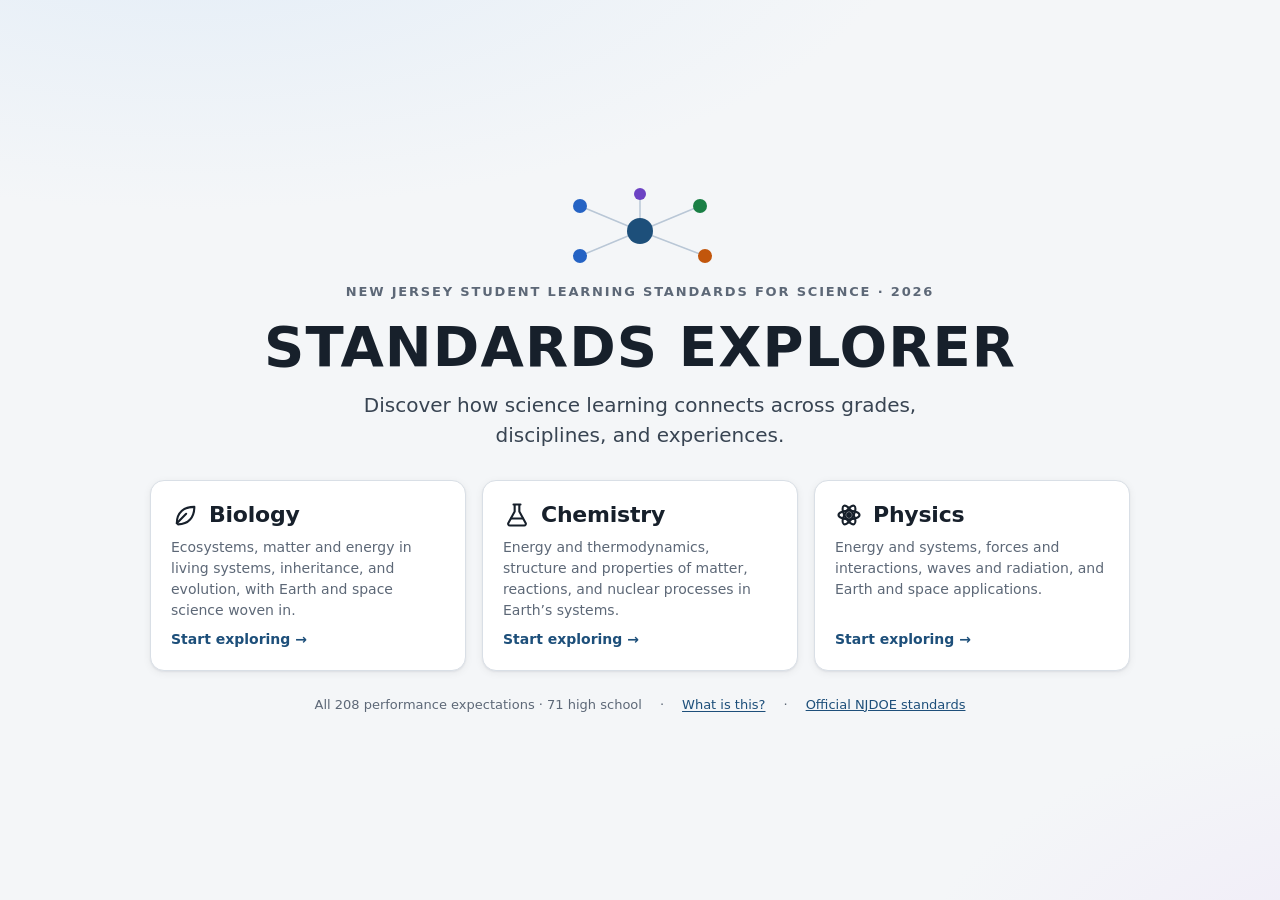
<file: index.html>
<!doctype html>
<html lang="en">
<head>
  <meta charset="utf-8">
  <meta name="viewport" content="width=device-width, initial-scale=1">
  <title>Standards Explorer</title>
  <meta name="description" content="Standards Explorer: discover how the 2026 New Jersey Student Learning Standards for Science connect across grades, disciplines, and experiences.">
  <link rel="icon" href="data:image/svg+xml,%3Csvg xmlns='http://www.w3.org/2000/svg' viewBox='0 0 26 26'%3E%3Cg stroke='%239fb3c8' stroke-width='1.6'%3E%3Cpath d='M13 13L5 6M13 13L21 6M13 13L5 20M13 13L21 20'/%3E%3C/g%3E%3Ccircle cx='13' cy='13' r='5' fill='%231d4f7a'/%3E%3Ccircle cx='5' cy='6' r='2.6' fill='%232563c4'/%3E%3Ccircle cx='21' cy='6' r='2.6' fill='%231a7f45'/%3E%3Ccircle cx='5' cy='20' r='2.6' fill='%236d43c4'/%3E%3Ccircle cx='21' cy='20' r='2.6' fill='%23c2560c'/%3E%3C/svg%3E">
  <link rel="stylesheet" href="css/app.css?v=8">
</head>
<body>
  <div id="app"><noscript>Standards Explorer needs JavaScript enabled.</noscript></div>
  <div id="print-root"></div>

  <!-- Standards data (generated from the reference pack) -->
  <script src="data/generated/standards.js?v=8"></script>
  <script src="data/generated/dci-progressions.js?v=8"></script>
  <script src="data/generated/model-curriculum.js?v=8"></script>
  <!-- Curated, reviewable content -->
  <script src="data/vocab.js?v=8"></script>
  <script src="data/interpretations.js?v=8"></script>
  <script src="data/prior-learning.js?v=8"></script>
  <script src="data/relationships.js?v=8"></script>
  <script src="data/phenomena.js?v=8"></script>
  <script src="data/reflections.js?v=8"></script>
  <script src="data/topics.js?v=8"></script>
  <!-- Core logic -->
  <script src="js/core/util.js?v=8"></script>
  <script src="js/core/store.js?v=8"></script>
  <script src="js/core/practices.js?v=8"></script>
  <script src="js/core/engine.js?v=8"></script>
  <script src="js/core/search.js?v=8"></script>
  <script src="js/core/state.js?v=8"></script>
  <!-- Interface -->
  <script src="js/ui/icons.js?v=8"></script>
  <script src="js/ui/graph.js?v=8"></script>
  <script src="js/ui/panels.js?v=8"></script>
  <script src="js/ui/views.js?v=8"></script>
  <script src="js/ui/exploration.js?v=8"></script>
  <script src="js/ui/app.js?v=8"></script>
  <script>SE.app = SE.App.mount(document.getElementById('app'));</script>
</body>
</html>
</file>
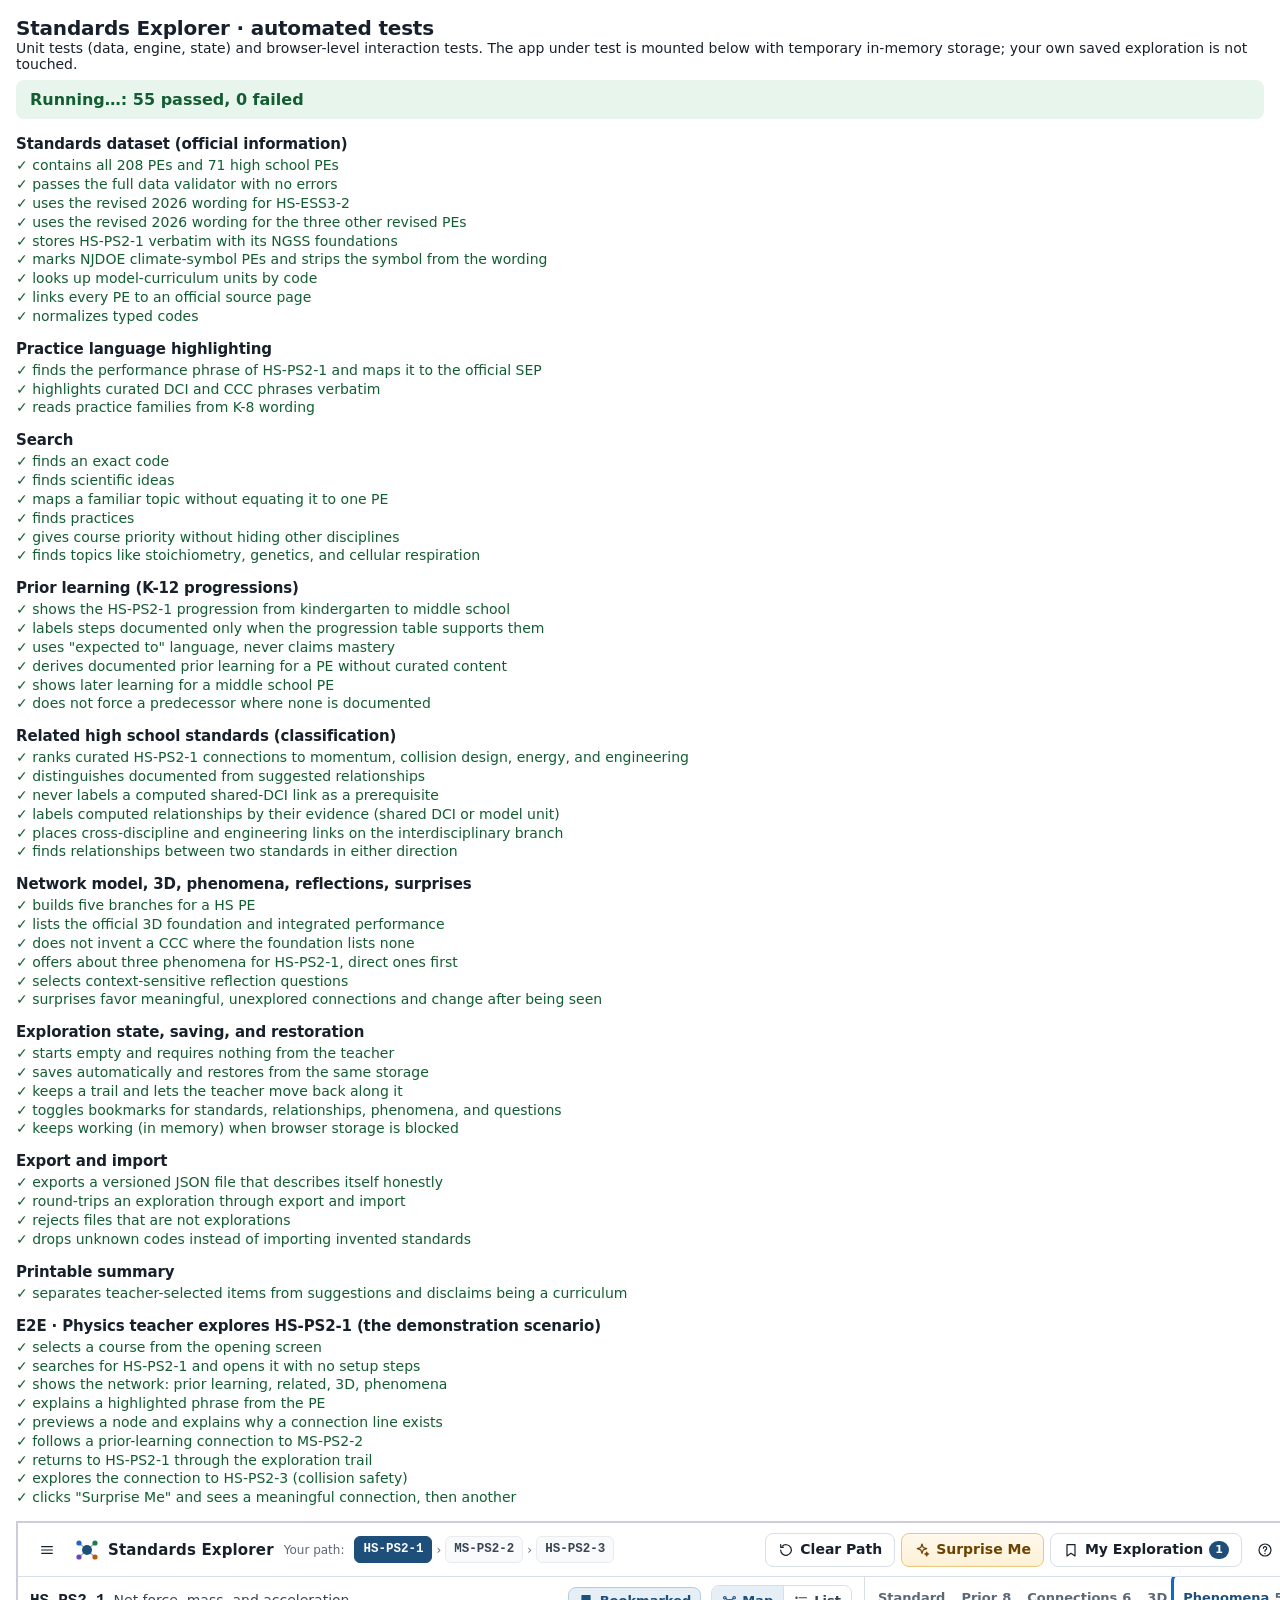
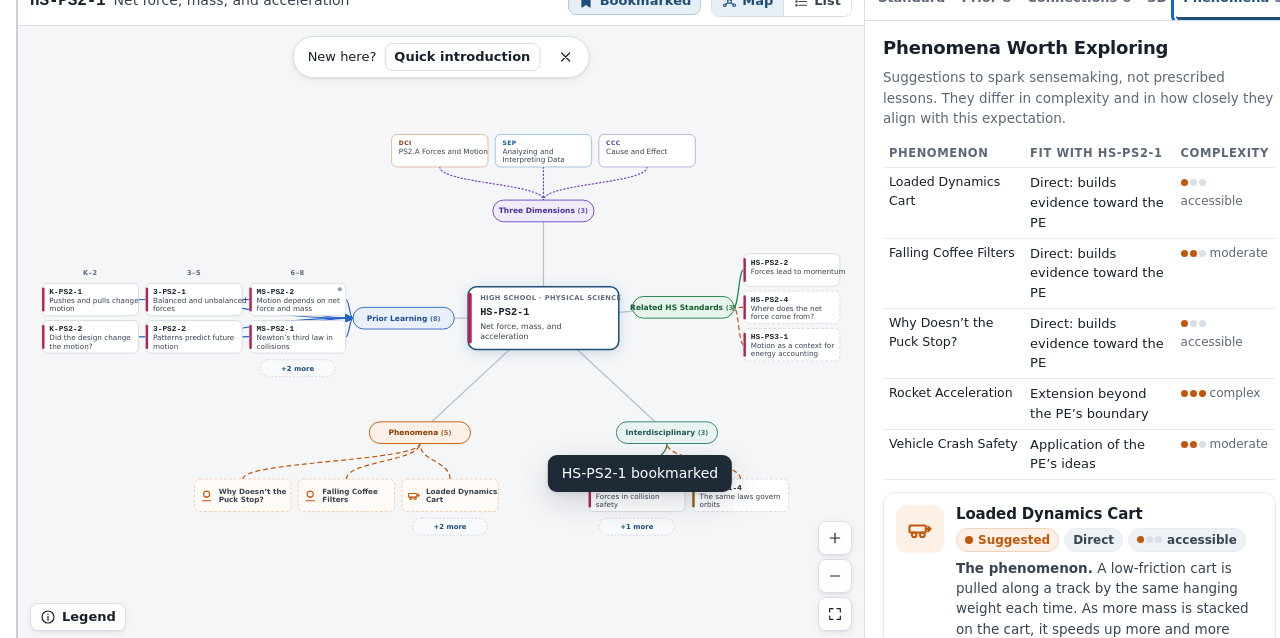
<file: tests/index.html>
<!doctype html>
<html lang="en">
<head>
  <meta charset="utf-8">
  <meta name="viewport" content="width=device-width, initial-scale=1">
  <title>Standards Explorer tests</title>
  <link rel="stylesheet" href="../css/app.css">
  <style>
    body { background: #fff; padding: 16px; height: auto; }
    .summary { font: 700 16px system-ui; padding: 10px 14px; border-radius: 8px; margin-bottom: 10px; }
    .summary.good { background: #e8f5ed; color: #135d33; } .summary.bad { background: #fde8e8; color: #9b1c1c; }
    #results h2 { font: 650 15px system-ui; margin: 16px 0 4px; }
    #results ul { list-style: none; padding: 0; margin: 0; font: 14px system-ui; }
    #results li.pass { color: #135d33; } #results li.fail { color: #9b1c1c; }
    #results pre { white-space: pre-wrap; font-size: 12px; background: #fff5f5; padding: 6px; }
    #app-host { width: 1280px; height: 720px; border: 2px solid #ccd; position: relative; overflow: hidden; margin-top: 16px; transform-origin: 0 0; }
    #app-host .shell { height: 720px; }
    #app-host .landing { min-height: 720px; }
  </style>
</head>
<body>
  <h1 style="font:700 20px system-ui">Standards Explorer · automated tests</h1>
  <p style="font:14px system-ui">Unit tests (data, engine, state) and browser-level interaction tests. The app under test is mounted below with temporary in-memory storage; your own saved exploration is not touched.</p>
  <div id="results">Loading…</div>
  <div id="app-host"></div>
  <div id="print-root"></div>

  <script src="../data/generated/standards.js"></script>
  <script src="../data/generated/dci-progressions.js"></script>
  <script src="../data/generated/model-curriculum.js"></script>
  <script src="../data/vocab.js"></script>
  <script src="../data/interpretations.js"></script>
  <script src="../data/prior-learning.js"></script>
  <script src="../data/relationships.js"></script>
  <script src="../data/phenomena.js"></script>
  <script src="../data/reflections.js"></script>
  <script src="../data/topics.js"></script>
  <script src="../js/core/util.js"></script>
  <script src="../js/core/store.js"></script>
  <script src="../js/core/practices.js"></script>
  <script src="../js/core/engine.js"></script>
  <script src="../js/core/search.js"></script>
  <script src="../js/core/state.js"></script>
  <script src="../js/core/validate.js"></script>
  <script src="../js/ui/icons.js"></script>
  <script src="../js/ui/graph.js"></script>
  <script src="../js/ui/panels.js"></script>
  <script src="../js/ui/views.js"></script>
  <script src="../js/ui/exploration.js"></script>
  <script src="../js/ui/app.js"></script>

  <script src="runner.js"></script>
  <script src="unit/data.test.js"></script>
  <script src="unit/engine.test.js"></script>
  <script src="unit/state.test.js"></script>
  <script src="e2e/explorer.test.js"></script>
  <script>
    window.addEventListener('load', function () { T.run(document.getElementById('results')); });
  </script>
</body>
</html>
</file>
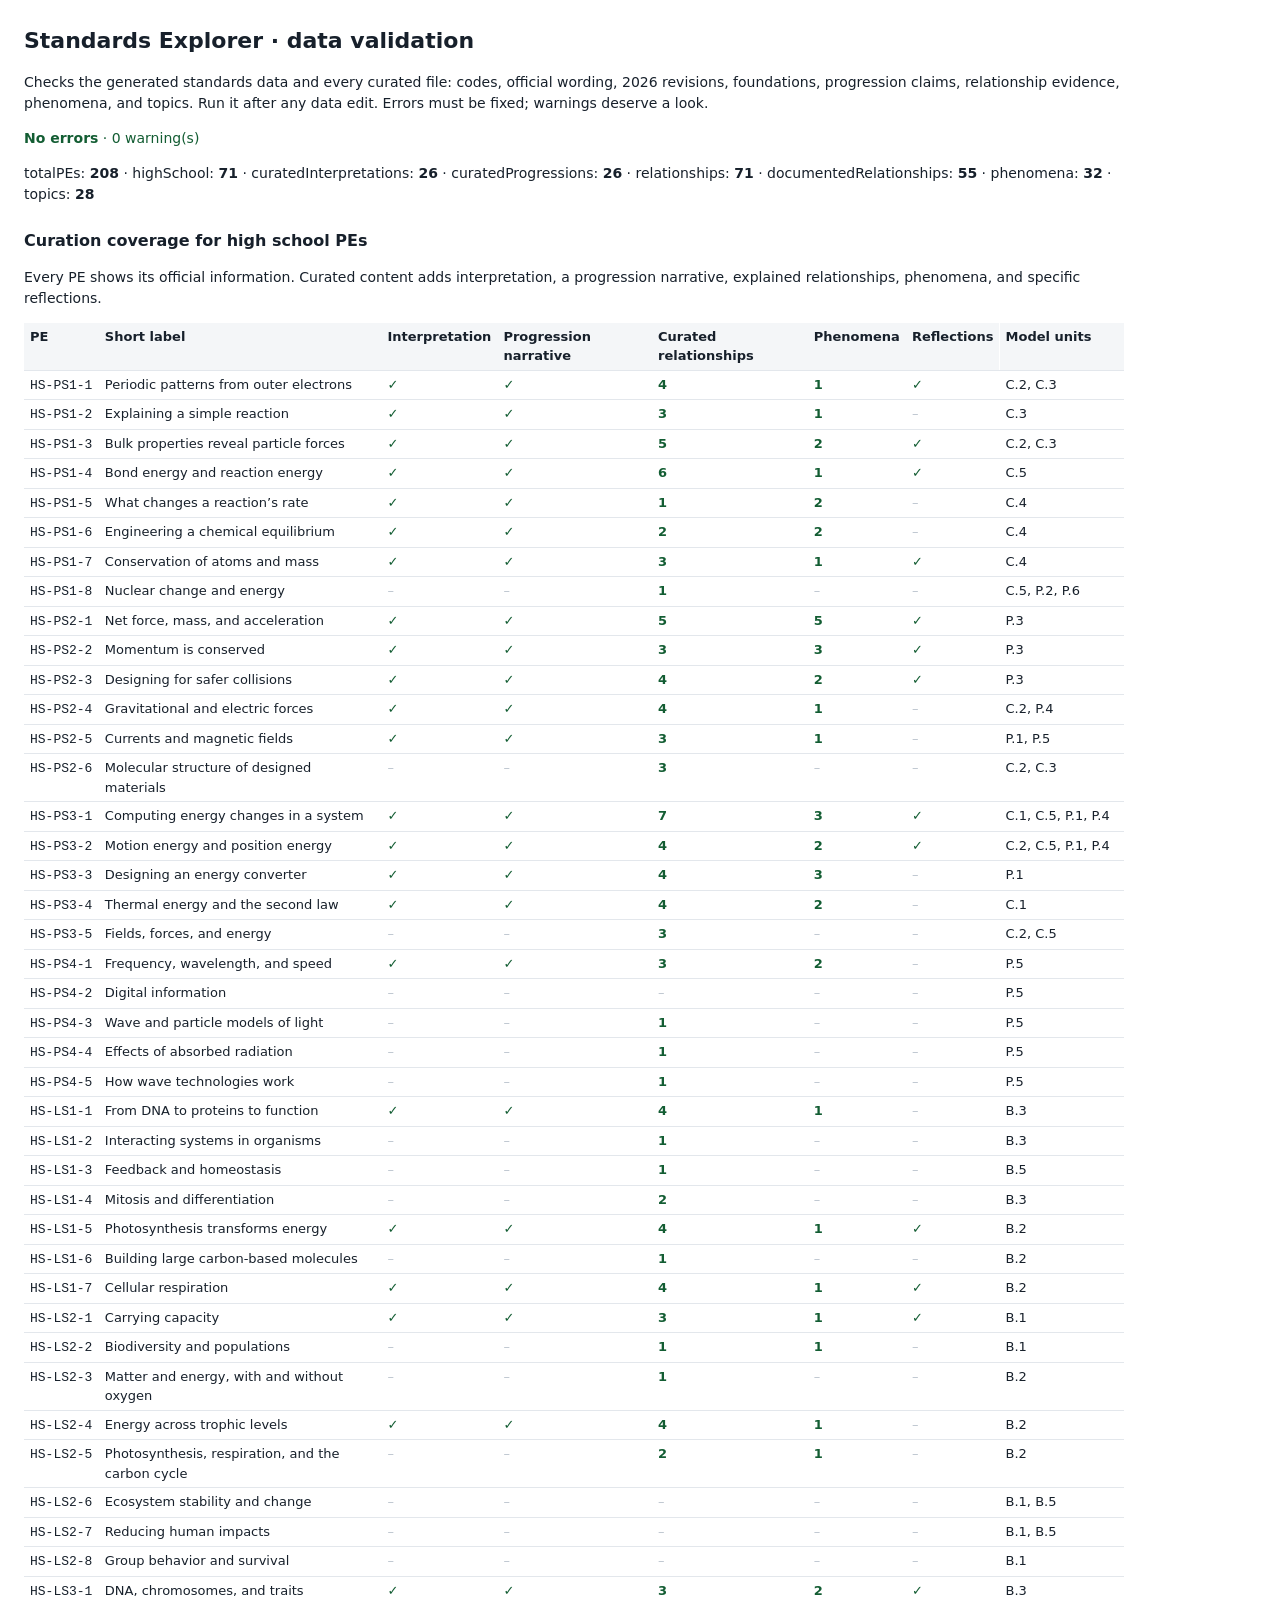
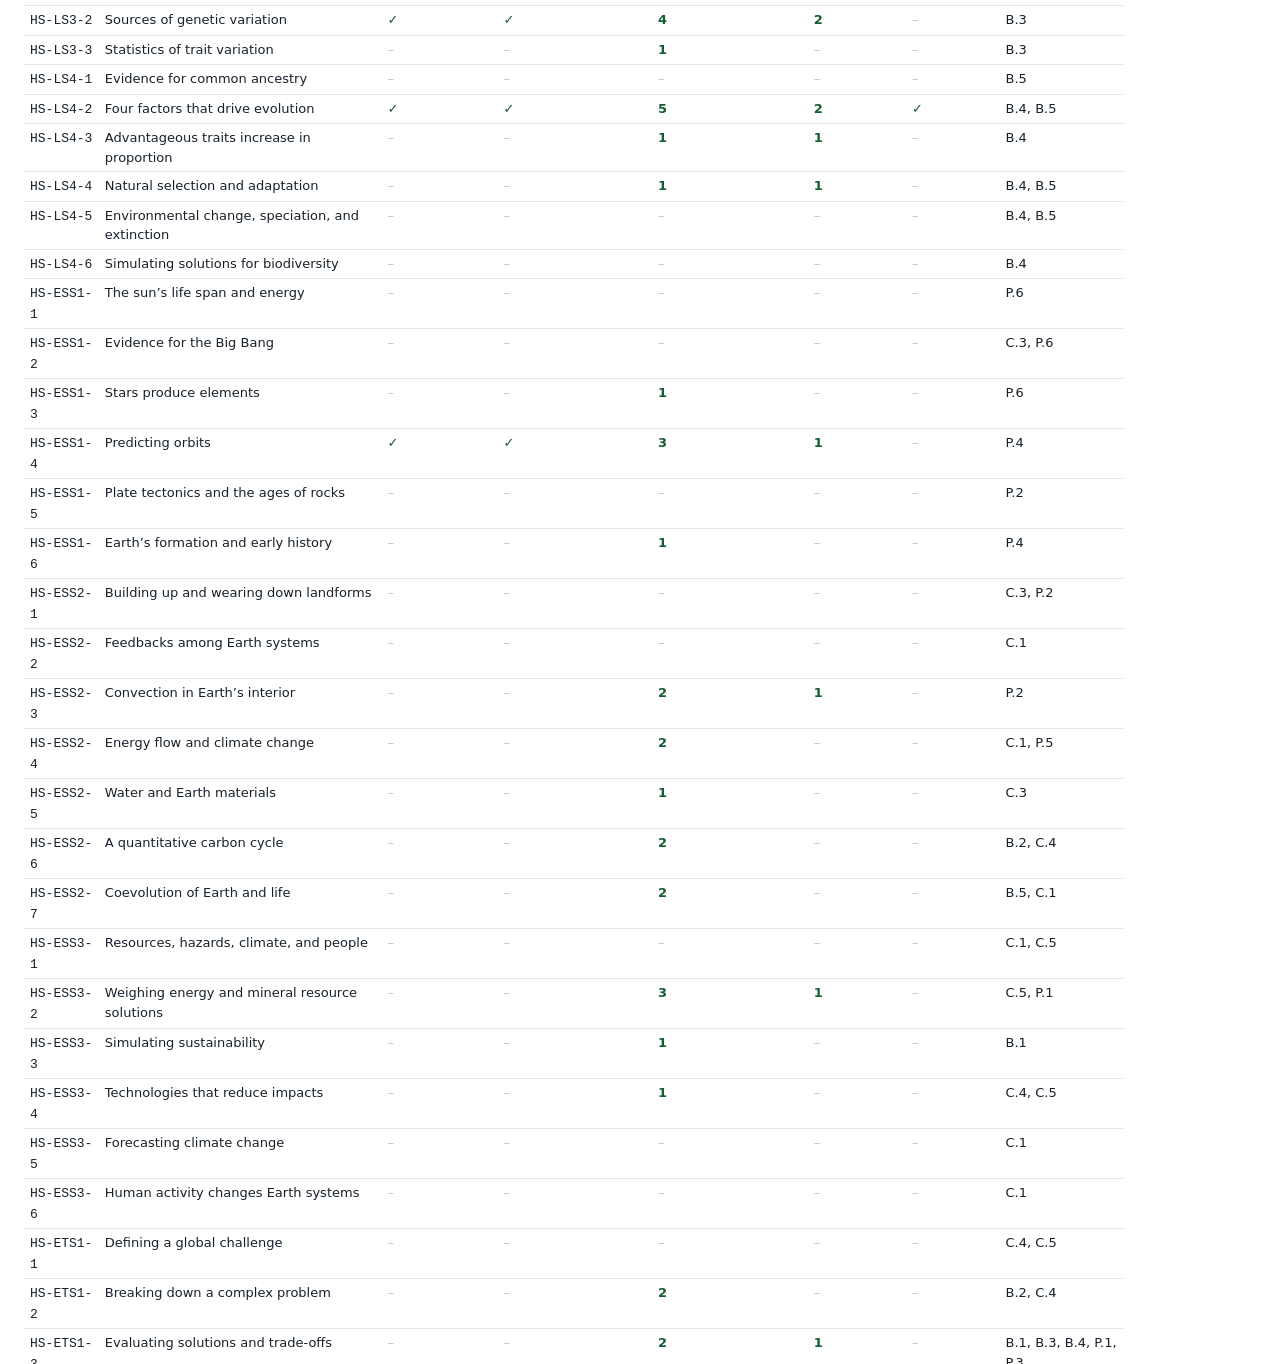
<file: tools/validate.html>
<!doctype html>
<html lang="en">
<head>
  <meta charset="utf-8">
  <meta name="viewport" content="width=device-width, initial-scale=1">
  <title>Data Validation · Standards Explorer</title>
  <style>
    body { font: 14px/1.5 system-ui, sans-serif; color: #17202b; margin: 24px; max-width: 1100px; }
    h1 { font-size: 22px; } h2 { font-size: 16px; margin-top: 24px; }
    .ok { color: #135d33; } .bad { color: #9b1c1c; } .warn { color: #8c3c06; }
    table { border-collapse: collapse; width: 100%; font-size: 13px; }
    th, td { border-bottom: 1px solid #e3e7ec; padding: 4px 6px; text-align: left; vertical-align: top; }
    th { background: #f4f6f8; position: sticky; top: 0; }
    td.y { color: #135d33; font-weight: 700; } td.n { color: #b9c2cc; }
    code { font-family: ui-monospace, Consolas, monospace; }
  </style>
</head>
<body>
  <h1>Standards Explorer · data validation</h1>
  <p>Checks the generated standards data and every curated file: codes, official wording, 2026 revisions, foundations, progression claims, relationship evidence, phenomena, and topics. Run it after any data edit. Errors must be fixed; warnings deserve a look.</p>
  <div id="out">Running…</div>

  <script src="../data/generated/standards.js"></script>
  <script src="../data/generated/dci-progressions.js"></script>
  <script src="../data/generated/model-curriculum.js"></script>
  <script src="../data/vocab.js"></script>
  <script src="../data/interpretations.js"></script>
  <script src="../data/prior-learning.js"></script>
  <script src="../data/relationships.js"></script>
  <script src="../data/phenomena.js"></script>
  <script src="../data/reflections.js"></script>
  <script src="../data/topics.js"></script>
  <script src="../js/core/util.js"></script>
  <script src="../js/core/store.js"></script>
  <script src="../js/core/practices.js"></script>
  <script src="../js/core/engine.js"></script>
  <script src="../js/ui/icons.js"></script>
  <script src="../js/core/validate.js"></script>
  <script>
    (function () {
      var r = SE.validate(), D = SE.data, S = SE.store, esc = SE.util.esc, h = '';
      h += '<p class="' + (r.errors.length ? 'bad' : 'ok') + '"><b>' + (r.errors.length ? r.errors.length + ' error(s)' : 'No errors') + '</b> · ' + r.warnings.length + ' warning(s)</p>';
      h += '<p>' + Object.keys(r.stats).map(function (k) { return k + ': <b>' + r.stats[k] + '</b>'; }).join(' · ') + '</p>';
      if (r.errors.length) h += '<h2 class="bad">Errors</h2><ul>' + r.errors.map(function (e) { return '<li>' + esc(e) + '</li>'; }).join('') + '</ul>';
      if (r.warnings.length) h += '<h2 class="warn">Warnings</h2><ul>' + r.warnings.map(function (e) { return '<li>' + esc(e) + '</li>'; }).join('') + '</ul>';
      h += '<h2>Curation coverage for high school PEs</h2><p>Every PE shows its official information. Curated content adds interpretation, a progression narrative, explained relationships, phenomena, and specific reflections.</p>';
      h += '<table><thead><tr><th>PE</th><th>Short label</th><th>Interpretation</th><th>Progression narrative</th><th>Curated relationships</th><th>Phenomena</th><th>Reflections</th><th>Model units</th></tr></thead><tbody>';
      S.highSchool().forEach(function (s) {
        var nrel = SE.engine.curatedFor(s.code).length, nph = SE.engine.phenomenaFor(s.code).length;
        function yn(b, t) { return '<td class="' + (b ? 'y' : 'n') + '">' + (b ? (t || '✓') : '–') + '</td>'; }
        h += '<tr><td><code>' + s.code + '</code></td><td>' + esc(s.title) + '</td>' + yn(D.interpretations[s.code]) + yn(D.priorLearning[s.code]) + yn(nrel, nrel) + yn(nph, nph) + yn(D.reflections.byStandard[s.code]) +
          '<td>' + S.unitsFor(s.code).map(function (u) { return u.unit; }).join(', ') + '</td></tr>';
      });
      h += '</tbody></table>';
      document.getElementById('out').innerHTML = h;
      window.VALIDATION = r;
    })();
  </script>
</body>
</html>
</file>
<file: css/app.css>
/* Standards Explorer: application styles. */
:root {
  --bg: #f4f6f8;
  --surface: #ffffff;
  --surface-2: #f8fafc;
  --surface-3: #eef2f6;
  --ink: #17202b;
  --ink-2: #384452;
  --muted: #5d6877;
  --line: #d9dfe6;
  --line-2: #e8ecf0;
  --brand: #1d4f7a;
  --brand-ink: #ffffff;
  --brand-soft: #e6eef6;
  --focus: #0b6bcb;

  /* connection types (always paired with labels and line styles) */
  --c-prior: #2563c4;      /* prior learning: blue, solid */
  --c-related: #1a7f45;    /* related HS (documented): green, solid */
  --c-shared: #6d43c4;     /* shared 3D element: purple, dotted */
  --c-suggested: #c2560c;  /* suggested instructional connection: orange, dashed */
  --c-neutral: #94a0ad;

  /* disciplines */
  --d-PS: #b4234f;
  --d-LS: #0f7f74;
  --d-ESS: #93600b;
  --d-ETS: #4b5868;

  /* provenance */
  --p-official: #1d4f7a;
  --p-documented: #1a7f45;
  --p-suggested: #c2560c;

  --radius: 10px;
  --radius-sm: 7px;
  --shadow: 0 1px 2px rgba(16, 24, 40, .06), 0 2px 8px rgba(16, 24, 40, .06);
  --shadow-lg: 0 10px 30px rgba(16, 24, 40, .16), 0 2px 6px rgba(16, 24, 40, .08);
  --font: system-ui, -apple-system, "Segoe UI", Roboto, "Helvetica Neue", Arial, sans-serif;
  --mono: ui-monospace, "SF Mono", "Cascadia Mono", Consolas, "Roboto Mono", monospace;
  --side-w: 272px;
  --detail-w: 430px;
  --top-h: 54px;
}

* { box-sizing: border-box; }
html, body { height: 100%; }
body { margin: 0; background: var(--bg); color: var(--ink); font: 15px/1.5 var(--font); -webkit-font-smoothing: antialiased; }
button, input, textarea, select { font: inherit; color: inherit; }
a { color: var(--brand); }
h1, h2, h3, h4 { line-height: 1.25; margin: 0; font-weight: 650; letter-spacing: -0.01em; }
p { margin: 0 0 .6em; }
ul { margin: .3em 0 .6em; padding-left: 1.2em; }
li { margin: .2em 0; }
:focus-visible { outline: 3px solid var(--focus); outline-offset: 2px; border-radius: 4px; }
.sr-only { position: absolute !important; width: 1px; height: 1px; overflow: hidden; clip: rect(0 0 0 0); white-space: nowrap; }
.code { font-family: var(--mono); font-weight: 650; letter-spacing: -0.01em; white-space: nowrap; }
.muted { color: var(--muted); }
.small { font-size: 13px; }
.tiny { font-size: 12px; }
[hidden] { display: none !important; }
svg.ic { width: 16px; height: 16px; flex: none; vertical-align: -3px; }

/* ---------------------------------------------------------------- buttons, chips */
.btn { display: inline-flex; align-items: center; gap: 6px; border: 1px solid var(--line); background: var(--surface); color: var(--ink);
  padding: 6px 12px; border-radius: 8px; cursor: pointer; font-weight: 550; font-size: 14px; line-height: 1.2; min-height: 34px; text-decoration: none; }
.btn:hover { background: var(--surface-3); }
.btn svg { width: 16px; height: 16px; flex: none; }
.btn:disabled { opacity: .45; cursor: default; background: var(--surface); }
.btn-primary { background: var(--brand); border-color: var(--brand); color: var(--brand-ink); }
.btn-primary:hover { background: #163f62; }
.btn-ghost { border-color: transparent; background: transparent; }
.btn-ghost:hover { background: var(--surface-3); }
.btn-sm { padding: 4px 9px; min-height: 28px; font-size: 13px; }
.btn-icon { padding: 6px; min-width: 34px; justify-content: center; }
.btn[aria-pressed="true"] { background: var(--brand-soft); border-color: #b7cbe0; color: var(--brand); }
.btn-surprise { background: linear-gradient(180deg, #fff9ec, #fdf0d5); border-color: #e9c77f; color: #6b4300; }
.btn-surprise:hover { background: #fbe8c2; }
.linkish { background: none; border: 0; padding: 0; color: var(--brand); cursor: pointer; text-decoration: underline; text-underline-offset: 2px; font-size: inherit; }

.chip { display: inline-flex; align-items: center; gap: 5px; font-size: 12px; font-weight: 600; padding: 2px 8px; border-radius: 999px;
  background: var(--surface-3); color: var(--ink-2); border: 1px solid var(--line-2); white-space: nowrap; line-height: 1.5; }
.chip i { width: 8px; height: 8px; border-radius: 50%; display: inline-block; background: currentColor; }
.chip.official { color: var(--p-official); background: #e8f0f8; border-color: #c9d9ea; }
.chip.documented { color: var(--p-documented); background: #e8f5ed; border-color: #c4e3d0; }
.chip.suggested { color: var(--p-suggested); background: #fdf0e6; border-color: #f2d2b9; }
.chip.disc { color: #fff; border: 0; }
.chip.disc-PS { background: var(--d-PS); } .chip.disc-LS { background: var(--d-LS); } .chip.disc-ESS { background: var(--d-ESS); } .chip.disc-ETS { background: var(--d-ETS); }
.chip.climate { background: #eef7e8; color: #3d6b1f; border-color: #cfe5c0; }
.chip.dim-DCI { color: #8a3b12; background: #fbefe6; border-color: #f0d3be; }
.chip.dim-SEP { color: #0f5d8c; background: #e7f2fa; border-color: #c4dff0; }
.chip.dim-CCC { color: #5a3aa6; background: #f0ebfb; border-color: #d9cdf3; }
.chip.cat { background: #fff; }

.pe-link { background: none; border: 0; padding: 0; cursor: pointer; color: var(--brand); font-family: var(--mono); font-weight: 650; text-decoration: underline; text-decoration-color: #b7cbe0; text-underline-offset: 3px; }
.pe-link:hover { text-decoration-color: var(--brand); }

/* ---------------------------------------------------------------- landing */
.landing { min-height: 100vh; display: grid; place-items: center; padding: 32px 16px; background:
  radial-gradient(1200px 500px at 15% -10%, #e3edf7 0%, transparent 60%),
  radial-gradient(900px 500px at 110% 110%, #efe9f8 0%, transparent 55%), var(--bg); }
.landing-inner { width: min(980px, 100%); text-align: center; }
.landing .eyebrow { font-size: 13px; letter-spacing: .14em; text-transform: uppercase; color: var(--muted); font-weight: 650; }
.landing h1 { font-size: clamp(34px, 6vw, 56px); letter-spacing: .02em; margin: 10px 0 8px; font-weight: 750; }
.landing .tagline { font-size: clamp(16px, 2.2vw, 20px); color: var(--ink-2); max-width: 640px; margin: 0 auto 30px; }
.landing-net { width: 200px; height: 90px; margin: 0 auto 6px; display: block; }
.course-grid { display: grid; grid-template-columns: repeat(3, 1fr); gap: 16px; margin: 0 auto 24px; }
.course-card { text-align: left; background: var(--surface); border: 1px solid var(--line); border-radius: 14px; padding: 20px; cursor: pointer;
  box-shadow: var(--shadow); transition: transform .15s ease, box-shadow .15s ease, border-color .15s; display: flex; flex-direction: column; gap: 8px; }
.course-card:hover { transform: translateY(-2px); box-shadow: var(--shadow-lg); border-color: #b9c7d6; }
.course-card h2 { font-size: 22px; display: flex; align-items: center; gap: 10px; }
.course-card h2 svg { width: 28px; height: 28px; }
.course-card p { color: var(--muted); font-size: 14px; margin: 0; }
.course-card .go { margin-top: auto; color: var(--brand); font-weight: 650; font-size: 14px; }
.landing-foot { color: var(--muted); font-size: 13px; display: flex; flex-wrap: wrap; gap: 8px 18px; justify-content: center; align-items: center; }
.resume { margin: -6px 0 22px; }
@media (max-width: 760px) { .course-grid { grid-template-columns: 1fr; } }

/* ---------------------------------------------------------------- shell */
.shell { height: 100vh; display: grid; grid-template-rows: var(--top-h) 1fr; grid-template-columns: var(--side-w) minmax(0, 1fr) var(--detail-w);
  grid-template-areas: "top top top" "side work detail"; }
.shell.no-center { grid-template-columns: var(--side-w) minmax(0, 1fr) 0; }
.shell.no-center .detail { display: none; }
.top { grid-area: top; display: flex; align-items: center; gap: 10px; padding: 0 12px; background: var(--surface); border-bottom: 1px solid var(--line); min-width: 0; z-index: 5; }
.brand { display: flex; align-items: center; gap: 8px; font-weight: 750; text-decoration: none; color: var(--ink); white-space: nowrap; letter-spacing: .01em; }
.brand svg { width: 26px; height: 26px; }
.top .spacer { flex: 1; }
@media (min-width: 1041px) {
  .shell.side-collapsed { grid-template-columns: 0 minmax(0, 1fr) var(--detail-w); }
  .shell.side-collapsed.no-center { grid-template-columns: 0 minmax(0, 1fr) 0; }
  .shell.side-collapsed .side { display: none; }
}
.trail { display: flex; align-items: center; gap: 4px; overflow-x: auto; min-width: 110px; flex: 1; scrollbar-width: thin; padding: 4px 0; }
.trail .crumb { font-family: var(--mono); font-size: 12.5px; font-weight: 600; padding: 3px 8px; border-radius: 6px; border: 1px solid var(--line-2); background: var(--surface-2); cursor: pointer; white-space: nowrap; color: var(--ink-2); }
.trail .crumb[aria-current="page"] { background: var(--brand); color: #fff; border-color: var(--brand); }
.trail .sep { color: var(--muted); font-size: 12px; }
.trail-label { font-size: 12px; color: var(--muted); white-space: nowrap; }
.top-actions { display: flex; gap: 6px; align-items: center; }
.count-badge { background: var(--brand); color: #fff; border-radius: 999px; font-size: 11px; padding: 0 6px; min-width: 18px; text-align: center; line-height: 18px; }

.side { grid-area: side; background: var(--surface); border-right: 1px solid var(--line); overflow-y: auto; padding: 12px 12px 24px; display: flex; flex-direction: column; gap: 14px; }
.side h3 { font-size: 12px; text-transform: uppercase; letter-spacing: .08em; color: var(--muted); font-weight: 700; margin-bottom: 6px; display: flex; align-items: center; gap: 6px; }
.side h3 svg { width: 14px; height: 14px; }
.seg { display: grid; grid-template-columns: repeat(3, 1fr); border: 1px solid var(--line); border-radius: 9px; overflow: hidden; }
.seg button { border: 0; background: var(--surface); padding: 7px 4px; cursor: pointer; font-size: 13px; font-weight: 600; color: var(--ink-2); }
.seg button + button { border-left: 1px solid var(--line); }
.seg button[aria-pressed="true"] { background: var(--brand); color: #fff; }
.side .hint { font-size: 12px; color: var(--muted); margin-top: 5px; }
.searchbox { position: relative; }
.searchbox input { width: 100%; padding: 9px 10px 9px 34px; border: 1px solid var(--line); border-radius: 9px; background: var(--surface-2); }
.searchbox input:focus { background: #fff; border-color: #9fb6cc; outline: none; box-shadow: 0 0 0 3px #d6e5f3; }
.searchbox svg { position: absolute; left: 10px; top: 50%; width: 16px; height: 16px; transform: translateY(-50%); color: var(--muted); }
.searchbox.big input { padding: 13px 14px 13px 42px; font-size: 16px; border-radius: 12px; background: #fff; box-shadow: var(--shadow); }
.searchbox.big svg { left: 14px; width: 18px; height: 18px; }
.results { display: flex; flex-direction: column; gap: 4px; margin-top: 8px; }
.results .group-label { font-size: 11px; text-transform: uppercase; letter-spacing: .08em; color: var(--muted); font-weight: 700; margin: 8px 0 2px; }
.pe-item { display: grid; grid-template-columns: auto 1fr; gap: 0 8px; align-items: start; text-align: left; width: 100%; border: 1px solid transparent; background: none;
  padding: 6px 8px; border-radius: 8px; cursor: pointer; }
.pe-item:hover, .pe-item:focus-visible { background: var(--surface-3); border-color: var(--line-2); }
.pe-item .bar { width: 4px; border-radius: 3px; align-self: stretch; grid-row: span 2; }
.pe-item .code { font-size: 12.5px; }
.pe-item .t { font-size: 13px; color: var(--ink-2); line-height: 1.35; grid-column: 2; }
.pe-item .why { font-size: 12px; color: var(--muted); grid-column: 2; margin-top: 2px; }
.bar-PS { background: var(--d-PS); } .bar-LS { background: var(--d-LS); } .bar-ESS { background: var(--d-ESS); } .bar-ETS { background: var(--d-ETS); }
.result-card { border: 1px solid var(--line-2); border-radius: 9px; padding: 8px 10px; background: var(--surface-2); text-align: left; cursor: pointer; width: 100%; }
.result-card:hover { border-color: #b9c7d6; background: #fff; }
.result-card b { font-size: 13px; }
.result-card span { display: block; font-size: 12px; color: var(--muted); }
.empty { font-size: 13px; color: var(--muted); padding: 6px 2px; }

/* ---------------------------------------------------------------- workspace */
.work { grid-area: work; display: flex; flex-direction: column; min-width: 0; min-height: 0; background: var(--bg); position: relative; }
.work-head { display: flex; align-items: center; gap: 10px; padding: 8px 12px; border-bottom: 1px solid var(--line); background: var(--surface); flex-wrap: wrap; }
.work-head .center-id { display: flex; align-items: baseline; gap: 8px; min-width: 0; flex: 1; }
.work-head .center-id .code { font-size: 16px; }
.work-head .center-id .t { color: var(--ink-2); white-space: nowrap; overflow: hidden; text-overflow: ellipsis; font-size: 14px; }
.toggle { display: inline-flex; border: 1px solid var(--line); border-radius: 8px; overflow: hidden; }
.toggle button { border: 0; background: var(--surface); padding: 5px 10px; display: inline-flex; gap: 5px; align-items: center; cursor: pointer; font-size: 13px; font-weight: 600; color: var(--ink-2); }
.toggle button + button { border-left: 1px solid var(--line); }
.toggle button[aria-pressed="true"] { background: var(--brand-soft); color: var(--brand); }
.toggle svg { width: 15px; height: 15px; }
.canvas { flex: 1; min-height: 0; position: relative; overflow: hidden; }
.canvas svg.graph { width: 100%; height: 100%; display: block; touch-action: none; cursor: grab; user-select: none; }
.canvas svg.graph.dragging { cursor: grabbing; }
.zoom { position: absolute; right: 12px; bottom: 12px; display: flex; flex-direction: column; gap: 4px; z-index: 3; }
.zoom .btn { background: rgba(255,255,255,.95); box-shadow: var(--shadow); }
.legend-btn { position: absolute; left: 12px; bottom: 12px; z-index: 3; background: rgba(255,255,255,.95); box-shadow: var(--shadow); }
.legend { position: absolute; left: 12px; bottom: 54px; z-index: 4; background: #fff; border: 1px solid var(--line); border-radius: var(--radius); box-shadow: var(--shadow-lg);
  padding: 12px 14px; width: 300px; font-size: 13px; }
.legend h4 { font-size: 12px; text-transform: uppercase; letter-spacing: .08em; color: var(--muted); margin: 6px 0 6px; }
.legend h4:first-child { margin-top: 0; }
.legend .row { display: flex; align-items: center; gap: 10px; margin: 4px 0; }
.legend svg { flex: none; }
.legend .sw { width: 12px; height: 12px; border-radius: 3px; flex: none; }
.tip-banner { position: absolute; top: 10px; left: 50%; transform: translateX(-50%); z-index: 3; background: #fff; border: 1px solid var(--line); border-radius: 999px;
  box-shadow: var(--shadow); padding: 5px 6px 5px 14px; font-size: 13px; display: flex; gap: 8px; align-items: center; white-space: nowrap; max-width: calc(100% - 24px); }

/* graph nodes */
.g-node { cursor: pointer; }
.g-node .box { fill: #fff; stroke: #c9d2dc; stroke-width: 1.2; }
.g-node:hover .box, .g-node:focus .box { stroke: #6b7c8f; stroke-width: 1.8; }
.g-node:focus { outline: none; }
.g-node:focus-visible .box { stroke: var(--focus); stroke-width: 3; }
.g-node.selected .box { stroke: var(--focus); stroke-width: 2.5; }
.g-node .code-t { font: 650 13px var(--mono); fill: var(--ink); }
.g-node .lbl { font: 500 12px var(--font); fill: var(--ink-2); }
.g-node .stripe-PS { fill: var(--d-PS); } .g-node .stripe-LS { fill: var(--d-LS); } .g-node .stripe-ESS { fill: var(--d-ESS); } .g-node .stripe-ETS { fill: var(--d-ETS); }
.g-node.suggested .box { stroke-dasharray: 5 3; }
.g-node .visited-dot { fill: #8aa1b8; }
.g-center .box { fill: #fff; stroke: var(--brand); stroke-width: 2.5; filter: drop-shadow(0 4px 10px rgba(29,79,122,.18)); }
.g-center .code-t { font-size: 17px; }
.g-center .lbl { font-size: 13px; }
.g-center .grade { font: 600 11px var(--font); fill: var(--muted); letter-spacing: .06em; text-transform: uppercase; }
.g-hub { cursor: pointer; }
.g-hub rect { stroke-width: 1.5; }
.g-hub text { font: 650 12.5px var(--font); }
.g-hub .cnt { font: 600 11px var(--font); opacity: .8; }
.g-hub:focus { outline: none; }
.g-hub:focus-visible rect { stroke: var(--focus); stroke-width: 3; }
.hub-prior rect { fill: #e9f0fb; stroke: var(--c-prior); } .hub-prior text { fill: #1b4c97; }
.hub-related rect { fill: #e7f4ec; stroke: var(--c-related); } .hub-related text { fill: #135d33; }
.hub-interdisciplinary rect { fill: #e9f4f2; stroke: #2b7a6f; } .hub-interdisciplinary text { fill: #1d5c53; }
.hub-threeD rect { fill: #f0ebfb; stroke: var(--c-shared); } .hub-threeD text { fill: #4d2f99; }
.hub-phenomena rect { fill: #fdf0e6; stroke: var(--c-suggested); } .hub-phenomena text { fill: #8c3c06; }
.g-more rect { fill: var(--surface-2); stroke: #b8c3cf; stroke-dasharray: 3 3; }
.g-more text { font: 600 11.5px var(--font); fill: var(--brand); }
.g-band { font: 700 11px var(--font); fill: var(--muted); letter-spacing: .08em; text-transform: uppercase; }
.g-dim .box { fill: #fff; }
.g-dim.dim-DCI .box { stroke: #d9a47c; } .g-dim.dim-SEP .box { stroke: #7fb3d6; } .g-dim.dim-CCC .box { stroke: #a993dc; }
.g-dim .tag { font: 700 10px var(--font); letter-spacing: .06em; }
.g-dim.dim-DCI .tag { fill: #8a3b12; } .g-dim.dim-SEP .tag { fill: #0f5d8c; } .g-dim.dim-CCC .tag { fill: #5a3aa6; }
.g-phen .box { fill: #fffaf5; stroke: #ecc29f; }
.g-phen .ico { color: var(--c-suggested); }
.g-edge { fill: none; }
.g-edge.trunk { stroke: #b7c2cd; stroke-width: 2.2; }
.g-edge.prior { stroke: var(--c-prior); stroke-width: 2; }
.g-edge.related { stroke: var(--c-related); stroke-width: 2; }
.g-edge.shared3d { stroke: var(--c-shared); stroke-width: 2; stroke-dasharray: 2 4; stroke-linecap: round; }
.g-edge.suggested { stroke: var(--c-suggested); stroke-width: 2; stroke-dasharray: 8 5; }
.g-hit { fill: none; stroke: transparent; stroke-width: 16; cursor: help; pointer-events: stroke; }
.g-hit:hover + .g-edge, .g-edge.hot { stroke-width: 3.5; }
.g-fade { animation: gfade .35s ease both; }
@keyframes gfade { from { opacity: 0; } to { opacity: 1; } }

/* popovers on the canvas */
.pop { position: absolute; z-index: 6; background: #fff; border: 1px solid var(--line); border-radius: 12px; box-shadow: var(--shadow-lg); width: 340px; max-width: calc(100% - 24px);
  padding: 14px 16px; font-size: 14px; max-height: calc(100% - 24px); overflow-y: auto; }
.pop .x { position: absolute; top: 8px; right: 8px; }
.pop h3 { font-size: 15px; margin: 0 26px 6px 0; }
.pop .meta { display: flex; flex-wrap: wrap; gap: 5px; margin-bottom: 8px; align-items: center; }
.pop .official { background: var(--surface-2); border: 1px solid var(--line-2); border-left: 3px solid var(--p-official); border-radius: 6px; padding: 8px 10px; margin: 6px 0 8px; font-size: 13.5px; }
.pop .lab { font-size: 11px; text-transform: uppercase; letter-spacing: .08em; color: var(--muted); font-weight: 700; margin-top: 8px; }
.pop .actions { display: flex; flex-wrap: wrap; gap: 6px; margin-top: 10px; }
.pop .ev { font-size: 12.5px; color: var(--ink-2); padding-left: 1em; margin: 4px 0; }

/* ---------------------------------------------------------------- start panel and topic explorer */
.start { flex: 1; overflow-y: auto; padding: 28px clamp(16px, 4vw, 48px) 40px; }
.start h1 { font-size: 26px; margin-bottom: 4px; }
.start .lede { color: var(--ink-2); margin-bottom: 18px; max-width: 720px; }
.start h2 { font-size: 15px; margin: 26px 0 4px; display: flex; gap: 8px; align-items: center; }
.start h2 svg { width: 18px; height: 18px; color: var(--muted); }
.start .note { font-size: 13px; color: var(--muted); margin-bottom: 10px; }
.starter-grid { display: grid; grid-template-columns: repeat(auto-fill, minmax(250px, 1fr)); gap: 12px; }
.starter { text-align: left; background: #fff; border: 1px solid var(--line); border-radius: 12px; padding: 12px 14px; cursor: pointer; box-shadow: var(--shadow);
  display: flex; flex-direction: column; gap: 4px; border-top: 4px solid var(--line); transition: border-color .15s, transform .15s; }
.starter:hover { transform: translateY(-1px); border-color: #b9c7d6; }
.starter .code { font-size: 14px; }
.starter .t { font-weight: 600; font-size: 14px; }
.starter .why { font-size: 13px; color: var(--muted); }
.starter.disc-PS { border-top-color: var(--d-PS); } .starter.disc-LS { border-top-color: var(--d-LS); } .starter.disc-ESS { border-top-color: var(--d-ESS); } .starter.disc-ETS { border-top-color: var(--d-ETS); }
.start-results { margin-top: 10px; max-width: 760px; }
.topic-chips { display: flex; flex-wrap: wrap; gap: 6px; margin: 10px 0; }
.topic-chip { border: 1px solid var(--line); background: #fff; border-radius: 999px; padding: 5px 12px; cursor: pointer; font-size: 13.5px; font-weight: 550; }
.topic-chip:hover { border-color: #9fb6cc; background: var(--brand-soft); }
.topic-chip[aria-pressed="true"] { background: var(--brand); border-color: var(--brand); color: #fff; }
.topic-view { max-width: 860px; }
.topic-head { background: #fff; border: 1px solid var(--line); border-radius: 12px; padding: 14px 16px; margin: 14px 0; box-shadow: var(--shadow); }
.topic-head h2 { margin: 0 0 6px; font-size: 20px; }
.fit-group { margin: 16px 0; }
.fit-group h3 { font-size: 14px; display: flex; align-items: center; gap: 8px; margin-bottom: 6px; }
.fit-row { display: grid; grid-template-columns: 110px 1fr auto; gap: 10px; align-items: start; padding: 10px 12px; background: #fff; border: 1px solid var(--line-2); border-radius: 10px; margin-bottom: 6px; }
.fit-row .t { font-weight: 600; font-size: 14px; }
.fit-row .n { font-size: 13.5px; color: var(--ink-2); }
.fit-direct { color: #135d33; } .fit-partial { color: #1b4c97; } .fit-contextual { color: #8c3c06; } .fit-earlier { color: #4d2f99; }
.gap-box { background: #fff8ea; border: 1px solid #f0d9a8; border-radius: 10px; padding: 10px 14px; font-size: 14px; }
@media (max-width: 640px) { .fit-row { grid-template-columns: 1fr; } }

/* ---------------------------------------------------------------- list view */
.listview { flex: 1; overflow-y: auto; padding: 16px clamp(12px, 3vw, 28px) 32px; }
.lv-branch { margin-bottom: 20px; }
.lv-branch > h2 { font-size: 16px; display: flex; align-items: center; gap: 8px; margin-bottom: 2px; }
.lv-branch > p { font-size: 13px; color: var(--muted); margin-bottom: 8px; }
.lv-band { font-size: 12px; text-transform: uppercase; letter-spacing: .08em; color: var(--muted); font-weight: 700; margin: 10px 0 4px; }
.lv-item { background: #fff; border: 1px solid var(--line-2); border-left: 4px solid var(--line); border-radius: 9px; padding: 9px 12px; margin-bottom: 6px; }
.lv-item.e-prior { border-left-color: var(--c-prior); }
.lv-item.e-related { border-left-color: var(--c-related); }
.lv-item.e-shared3d { border-left-color: var(--c-shared); border-left-style: dotted; }
.lv-item.e-suggested { border-left-color: var(--c-suggested); border-left-style: dashed; }
.lv-item .hd { display: flex; flex-wrap: wrap; gap: 6px 8px; align-items: center; }
.lv-item .hd .t { font-weight: 600; font-size: 14px; }
.lv-item .why { font-size: 13.5px; color: var(--ink-2); margin: 4px 0 0; }
.lv-item .actions { display: flex; gap: 6px; margin-top: 6px; flex-wrap: wrap; }

/* ---------------------------------------------------------------- detail panel */
.detail { grid-area: detail; background: var(--surface); border-left: 1px solid var(--line); display: flex; flex-direction: column; min-height: 0; min-width: 0; }
.tabs { display: flex; border-bottom: 1px solid var(--line); padding: 0 6px; gap: 2px; overflow-x: auto; flex: none; scrollbar-width: none; }
.tabs button { border: 0; background: none; padding: 11px 7px 9px; cursor: pointer; font-size: 13px; font-weight: 600; color: var(--muted); border-bottom: 3px solid transparent; white-space: nowrap; display: inline-flex; gap: 5px; align-items: center; }
.tabs button svg { width: 15px; height: 15px; }
.tabs button[aria-selected="true"] { color: var(--brand); border-bottom-color: var(--brand); }
.tabs button:hover { color: var(--ink); }
.panel { flex: 1; overflow-y: auto; padding: 16px 18px 28px; min-height: 0; }
.panel h2 { font-size: 18px; margin-bottom: 8px; }
.panel .lede { font-size: 13.5px; color: var(--muted); margin-bottom: 12px; }
.pe-head { display: flex; flex-wrap: wrap; gap: 6px; align-items: center; margin-bottom: 4px; }
.pe-head .code { font-size: 17px; margin-right: 2px; }
.pe-head .spacer { flex: 1; }
.pe-title { font-size: 13px; color: var(--muted); margin-bottom: 14px; }
.official-box { border: 1px solid #c9d9ea; background: #f6f9fc; border-radius: 10px; padding: 12px 14px; margin: 8px 0 6px; position: relative; }
.official-box .lab { font-size: 11px; text-transform: uppercase; letter-spacing: .08em; color: var(--p-official); font-weight: 700; margin-bottom: 4px; display: flex; gap: 6px; align-items: center; }
.official-box .pe-text { font-size: 15.5px; line-height: 1.6; margin: 0; }
.hl { border: 0; background: none; padding: 0 1px; font: inherit; cursor: pointer; border-radius: 3px; color: inherit; text-decoration: underline; text-decoration-thickness: 2px; text-underline-offset: 3px; }
.hl.SEP { background: #e3f0fa; text-decoration-color: #4a90c2; color: #0b4a72; font-weight: 600; }
.hl.DCI { background: #fbeee4; text-decoration-color: #d08a57; color: #6e2e0c; }
.hl.CCC { background: #efe9fb; text-decoration-color: #9a80d6; color: #47298a; }
.hl[aria-expanded="true"] { outline: 2px solid currentColor; outline-offset: 1px; }
.hl-legend { font-size: 12px; color: var(--muted); display: flex; flex-wrap: wrap; gap: 4px 12px; margin: 4px 0 10px; }
.hl-legend span::before { content: ""; display: inline-block; width: 10px; height: 10px; border-radius: 2px; margin-right: 5px; vertical-align: -1px; }
.hl-legend .l-SEP::before { background: #cfe5f5; } .hl-legend .l-DCI::before { background: #f6dcc8; } .hl-legend .l-CCC::before { background: #e0d6f6; }
.phrase-note { background: #fff; border: 1px solid var(--line); border-radius: 10px; padding: 10px 12px; margin: 6px 0 12px; font-size: 13.5px; box-shadow: var(--shadow); }
.phrase-note .hd { display: flex; gap: 6px; align-items: center; margin-bottom: 4px; flex-wrap: wrap; }
.sec { border: 1px solid var(--line-2); border-radius: 10px; margin: 8px 0; background: #fff; }
.sec > summary { cursor: pointer; padding: 10px 12px; font-weight: 650; font-size: 14.5px; list-style: none; display: flex; align-items: center; gap: 8px; }
.sec > summary::-webkit-details-marker { display: none; }
.sec > summary::before { content: ""; width: 7px; height: 7px; border-right: 2px solid var(--muted); border-bottom: 2px solid var(--muted); transform: rotate(-45deg); transition: transform .15s; flex: none; margin-right: 2px; }
.sec[open] > summary::before { transform: rotate(45deg); }
.sec > summary .q { font-weight: 500; color: var(--muted); font-size: 12.5px; margin-left: auto; text-align: right; }
.sec .body { padding: 0 14px 12px 28px; font-size: 14px; color: var(--ink-2); }
.sec .body h4 { font-size: 12px; text-transform: uppercase; letter-spacing: .07em; color: var(--muted); margin: 10px 0 4px; }
.prov { display: flex; align-items: center; gap: 6px; font-size: 11.5px; color: var(--muted); margin: 2px 0 6px; }
.notice { background: var(--surface-2); border: 1px dashed var(--line); border-radius: 10px; padding: 10px 12px; font-size: 13px; color: var(--ink-2); margin: 8px 0; }
.kv { display: grid; grid-template-columns: auto 1fr; gap: 4px 10px; font-size: 13px; margin: 6px 0; }
.kv dt { color: var(--muted); font-weight: 600; }
.kv dd { margin: 0; }
.unit-chip { font-size: 12px; border: 1px solid var(--line); border-radius: 6px; padding: 2px 7px; background: var(--surface-2); display: inline-block; margin: 2px 4px 2px 0; }
.note-area { width: 100%; min-height: 80px; border: 1px solid var(--line); border-radius: 8px; padding: 8px 10px; resize: vertical; font-size: 14px; }
.saved-msg { font-size: 12px; color: var(--muted); }

/* progression strip */
.prog { display: grid; grid-template-columns: repeat(4, minmax(0, 1fr)); gap: 6px; margin: 10px 0 12px; position: relative; }
.prog .col { background: var(--surface-2); border: 1px solid var(--line-2); border-radius: 9px; padding: 6px; min-width: 0; }
.prog .col.current { background: #eef4fb; border-color: #c4d6ea; }
.prog .col h4 { font-size: 11px; text-transform: uppercase; letter-spacing: .07em; color: var(--muted); margin: 0 0 5px; text-align: center; }
.prog .step { display: block; width: 100%; text-align: left; border: 1px solid var(--line); background: #fff; border-radius: 7px; padding: 5px 6px; margin-bottom: 5px; cursor: pointer; font-size: 11.5px; line-height: 1.3; }
.prog .step .code { font-size: 11px; display: block; }
.prog .step.suggested { border-style: dashed; border-color: #e7b48b; }
.prog .step.documented { border-left: 3px solid var(--c-prior); }
.prog .step[aria-expanded="true"] { border-color: var(--focus); box-shadow: 0 0 0 2px #cfe2f6; }
.prog .col .none { font-size: 11px; color: var(--muted); text-align: center; padding: 6px 0; }
.prog .arrow { display: none; }
.step-detail { border: 1px solid var(--line); border-radius: 10px; padding: 10px 12px; margin: 0 0 12px; background: #fff; box-shadow: var(--shadow); font-size: 13.5px; }
.develops { background: #f7f9fc; border: 1px solid var(--line-2); border-radius: 10px; padding: 10px 12px; margin: 8px 0; font-size: 14px; }
.develops h4 { font-size: 12px; text-transform: uppercase; letter-spacing: .07em; color: var(--muted); margin: 6px 0 4px; }
.develops h4:first-child { margin-top: 0; }
.sep-prog { display: grid; grid-template-columns: 54px 1fr; gap: 4px 10px; font-size: 13px; margin: 6px 0; }
.sep-prog .b { font-weight: 700; color: var(--muted); font-size: 12px; padding-top: 1px; }
.sep-prog .cur { color: var(--ink); font-weight: 600; }
.practice-trace { font-size: 13px; margin: 6px 0; }
.practice-trace li { list-style: none; margin: 4px 0; }
.practice-trace { padding-left: 0; }

/* connection cards */
.filters { display: flex; flex-wrap: wrap; gap: 5px; margin: 6px 0 10px; }
.filters button { border: 1px solid var(--line); background: #fff; border-radius: 999px; padding: 3px 10px; font-size: 12px; font-weight: 600; cursor: pointer; color: var(--ink-2); }
.filters button[aria-pressed="true"] { background: var(--ink-2); border-color: var(--ink-2); color: #fff; }
.conn { border: 1px solid var(--line-2); border-left: 4px solid var(--c-related); border-radius: 10px; padding: 10px 12px; margin-bottom: 8px; background: #fff; }
.conn.suggested { border-left-color: var(--c-suggested); border-left-style: dashed; }
.conn .hd { display: flex; flex-wrap: wrap; gap: 6px; align-items: center; }
.conn .t { font-weight: 650; font-size: 14px; flex-basis: 100%; margin-top: 2px; }
.conn .rl { font-size: 13px; color: var(--ink-2); margin-top: 2px; }
.conn .why { font-size: 13.5px; color: var(--ink-2); margin-top: 6px; }
.conn .q { font-size: 13px; font-style: italic; color: var(--ink-2); margin-top: 6px; padding-left: 10px; border-left: 2px solid var(--line); }
.conn .actions { display: flex; flex-wrap: wrap; gap: 6px; margin-top: 8px; }
.conn details { margin-top: 6px; font-size: 12.5px; }
.conn details summary { cursor: pointer; color: var(--muted); }

/* 3D */
.triad { display: grid; grid-template-columns: repeat(3, 1fr); gap: 6px; margin: 10px 0 0; }
.triad .d { border-radius: 10px 10px 0 0; padding: 8px 9px; font-size: 12.5px; min-height: 86px; border: 1px solid; border-bottom: 0; }
.triad .d .k { font-size: 11px; font-weight: 800; letter-spacing: .08em; }
.triad .d .n { font-weight: 650; margin-top: 2px; line-height: 1.3; }
.triad .d .s { color: var(--muted); font-size: 11.5px; margin-top: 3px; }
.triad .DCI { background: #fdf3ec; border-color: #f0d3be; } .triad .DCI .k { color: #8a3b12; }
.triad .SEP { background: #eef6fc; border-color: #c4dff0; } .triad .SEP .k { color: #0f5d8c; }
.triad .CCC { background: #f5f1fd; border-color: #d9cdf3; } .triad .CCC .k { color: #5a3aa6; }
.perf { border: 1px solid var(--line); border-radius: 0 0 10px 10px; padding: 10px 12px; background: #fff; font-size: 13.5px; margin-bottom: 12px;
  background-image: linear-gradient(90deg, #fbeee4, #e3f0fa 50%, #efe9fb); background-size: 100% 4px; background-repeat: no-repeat; }
.perf b { font-size: 12px; text-transform: uppercase; letter-spacing: .07em; color: var(--muted); display: block; margin-bottom: 2px; }
.dimcard { border: 1px solid var(--line-2); border-radius: 10px; padding: 10px 12px; margin-bottom: 8px; background: #fff; }
.dimcard .hd { display: flex; gap: 6px; align-items: center; flex-wrap: wrap; }
.dimcard .n { font-weight: 650; }
.dimcard p { font-size: 13.5px; color: var(--ink-2); margin: 6px 0; }
.code-list { display: flex; flex-wrap: wrap; gap: 4px 8px; margin-top: 4px; }
.evidence-ex li { font-size: 13.5px; margin: 6px 0; color: var(--ink-2); }

/* phenomena */
.phen { border: 1px solid var(--line-2); border-radius: 12px; padding: 12px; margin-bottom: 10px; background: #fff; display: grid; grid-template-columns: 48px 1fr; gap: 0 12px; }
.phen .thumb { width: 48px; height: 48px; border-radius: 10px; background: #fdf0e6; display: grid; place-items: center; color: var(--c-suggested); }
.phen .thumb svg { width: 28px; height: 28px; }
.phen .main { min-width: 0; }
.phen h3 { font-size: 15px; margin-bottom: 4px; }
.phen .meta { display: flex; flex-wrap: wrap; gap: 5px; margin-bottom: 6px; }
.phen .p { font-size: 13.5px; color: var(--ink-2); margin-bottom: 4px; }
.phen .qq { font-size: 13.5px; font-weight: 600; color: var(--ink); }
.phen .more { grid-column: 1 / -1; margin-top: 8px; border-top: 1px solid var(--line-2); padding-top: 8px; font-size: 13.5px; color: var(--ink-2); }
.phen .more h4 { font-size: 11.5px; text-transform: uppercase; letter-spacing: .07em; color: var(--muted); margin: 8px 0 3px; }
.phen .actions { display: flex; gap: 6px; margin-top: 8px; flex-wrap: wrap; }
.dots { display: inline-flex; gap: 2px; vertical-align: middle; }
.dots i { width: 7px; height: 7px; border-radius: 50%; background: #d9dfe6; display: inline-block; }
.dots i.on { background: var(--c-suggested); }
.compare { width: 100%; border-collapse: collapse; font-size: 12.5px; margin: 6px 0 12px; }
.compare th, .compare td { text-align: left; padding: 5px 6px; border-bottom: 1px solid var(--line-2); vertical-align: top; }
.compare th { color: var(--muted); font-weight: 650; font-size: 11.5px; text-transform: uppercase; letter-spacing: .05em; }

/* reflection */
.reflect { margin-top: 18px; border: 1px solid #ecd9a5; background: linear-gradient(180deg, #fffbf0, #fff6df); border-radius: 12px; padding: 12px 14px; }
.reflect .hd { display: flex; align-items: center; gap: 6px; font-size: 12px; text-transform: uppercase; letter-spacing: .08em; color: #7a5600; font-weight: 750; }
.reflect .hd svg { width: 15px; height: 15px; }
.reflect blockquote { margin: 6px 0 8px; font-size: 15px; line-height: 1.5; color: #3b2f12; font-style: italic; }
.reflect .actions { display: flex; gap: 6px; flex-wrap: wrap; }
.reflect .btn { background: rgba(255,255,255,.7); border-color: #e8d39d; }
.reflect-restore { margin-top: 14px; font-size: 12.5px; }

/* ---------------------------------------------------------------- dialogs */
dialog { border: 0; border-radius: 14px; padding: 0; box-shadow: var(--shadow-lg); width: min(860px, calc(100vw - 24px)); max-height: calc(100vh - 32px); color: var(--ink); }
dialog::backdrop { background: rgba(15, 23, 32, .45); }
.dlg { display: flex; flex-direction: column; max-height: calc(100vh - 32px); }
.dlg-head { display: flex; align-items: center; gap: 10px; padding: 14px 18px; border-bottom: 1px solid var(--line); }
.dlg-head h2 { font-size: 18px; flex: 1; }
.dlg-body { padding: 14px 18px 18px; overflow-y: auto; }
.dlg-foot { padding: 10px 18px; border-top: 1px solid var(--line); display: flex; flex-wrap: wrap; gap: 8px; align-items: center; background: var(--surface-2); border-radius: 0 0 14px 14px; }
.dlg-foot .spacer { flex: 1; }
.stat-grid { display: grid; grid-template-columns: repeat(auto-fill, minmax(140px, 1fr)); gap: 8px; margin: 8px 0 14px; }
.stat { border: 1px solid var(--line-2); border-radius: 10px; padding: 10px 12px; background: var(--surface-2); }
.stat b { font-size: 24px; display: block; line-height: 1.1; }
.stat span { font-size: 12.5px; color: var(--muted); }
.saved-list { list-style: none; padding: 0; margin: 4px 0 14px; }
.saved-list li { display: flex; gap: 8px; align-items: flex-start; padding: 7px 0; border-bottom: 1px solid var(--line-2); font-size: 14px; }
.saved-list li .grow { flex: 1; min-width: 0; }
.saved-list .sub { font-size: 12.5px; color: var(--muted); }
.mini-map { width: 100%; height: 380px; border: 1px solid var(--line-2); border-radius: 10px; background: var(--surface-2); }
.mini-map .mm-node { cursor: pointer; }
.mini-map .mm-node circle { stroke: #fff; stroke-width: 2; }
.mini-map .mm-node text { font: 650 11px var(--mono); fill: var(--ink); }
.surprise { position: absolute; top: 12px; right: 12px; z-index: 7; width: 380px; max-width: calc(100% - 24px); background: #fff; border-radius: 14px; box-shadow: var(--shadow-lg);
  border: 1px solid #ecd9a5; overflow: hidden; }
.surprise .sh { background: linear-gradient(90deg, #fff6df, #fdecc5); padding: 10px 14px; display: flex; align-items: center; gap: 8px; font-weight: 700; color: #6b4300; font-size: 13px; }
.surprise .sh svg { width: 16px; height: 16px; }
.surprise .sb { padding: 12px 14px; font-size: 14px; }
.surprise .sb h3 { font-size: 16px; margin-bottom: 6px; }
.surprise .target { display: flex; gap: 6px; align-items: center; flex-wrap: wrap; margin-bottom: 6px; }
.surprise .actions { display: flex; flex-wrap: wrap; gap: 6px; margin-top: 10px; }
.intro-steps { display: grid; grid-template-columns: repeat(auto-fit, minmax(220px, 1fr)); gap: 10px; margin: 10px 0; }
.intro-steps div { border: 1px solid var(--line-2); border-radius: 10px; padding: 10px 12px; background: var(--surface-2); font-size: 14px; }
.intro-steps b { display: block; margin-bottom: 2px; }
.toast { position: fixed; bottom: 18px; left: 50%; transform: translateX(-50%); background: #1f2a37; color: #fff; padding: 8px 14px; border-radius: 9px; font-size: 14px; z-index: 50; box-shadow: var(--shadow-lg); }

/* ---------------------------------------------------------------- responsive */
@media (max-width: 1240px) { :root { --detail-w: 380px; --side-w: 248px; } }
@media (max-width: 1040px) {
  .shell, .shell.no-center { grid-template-columns: minmax(0, 1fr) var(--detail-w); grid-template-areas: "top top" "work detail"; }
  .shell.no-center { grid-template-columns: minmax(0, 1fr) 0; }
  .side { position: fixed; top: var(--top-h); left: 0; bottom: 0; width: 300px; z-index: 20; box-shadow: var(--shadow-lg); transform: translateX(-105%); transition: transform .2s ease; }
  .shell.side-open .side { transform: none; }
  .scrim { position: fixed; inset: var(--top-h) 0 0 0; background: rgba(15,23,32,.3); z-index: 19; }
  .top .label-wide { display: none; }
}
@media (max-width: 800px) {
  :root { --top-h: 52px; }
  .shell, .shell.no-center { height: auto; min-height: 100vh; grid-template-columns: 1fr; grid-template-rows: var(--top-h) auto auto; grid-template-areas: "top" "work" "detail"; }
  .shell .work { height: 62vh; min-height: 360px; }
  .shell.no-center .work { height: auto; min-height: calc(100vh - var(--top-h)); }
  .top { position: sticky; top: 0; }
  .detail { border-left: 0; border-top: 1px solid var(--line); }
  .panel { overflow: visible; }
  .trail-label { display: none; }
  .btn .label-mid { display: none; }
  .prog { grid-template-columns: repeat(2, minmax(0, 1fr)); }
}
@media (max-width: 480px) { .brand span { display: none; } .triad { grid-template-columns: 1fr; } .triad .d { border-radius: 10px; border-bottom: 1px solid; min-height: 0; } }
@media (prefers-reduced-motion: reduce) {
  *, *::before, *::after { animation: none !important; transition: none !important; scroll-behavior: auto !important; }
}

/* ---------------------------------------------------------------- print */
#print-root { display: none; }
@media print {
  body { background: #fff; font-size: 11pt; }
  #app, dialog, .toast { display: none !important; }
  #print-root { display: block; }
}
.report { color: #111; max-width: 7.5in; margin: 0 auto; font-size: 11pt; }
.report h1 { font-size: 20pt; margin-bottom: 4px; }
.report h2 { font-size: 13pt; margin: 18px 0 6px; border-bottom: 1.5px solid #333; padding-bottom: 2px; }
.report h3 { font-size: 11.5pt; margin: 10px 0 2px; }
.report .meta { font-size: 10pt; color: #444; }
.report .disclaimer { border: 1px solid #999; padding: 6px 10px; font-size: 9.5pt; margin: 10px 0; }
.report .pe { margin: 6px 0 10px; break-inside: avoid; }
.report .pe .official { font-size: 10.5pt; }
.report .tag { font-size: 8.5pt; border: 1px solid #777; border-radius: 3px; padding: 0 4px; margin-left: 4px; text-transform: uppercase; letter-spacing: .04em; }
.report ul { margin: 2px 0 6px; }
.report li { margin: 2px 0; font-size: 10.5pt; }
.report .snapshot { width: 100%; height: auto; border: 1px solid #ccc; margin-top: 4px; }
.report .note { white-space: pre-wrap; border-left: 3px solid #999; padding-left: 8px; font-size: 10.5pt; }
</file>
